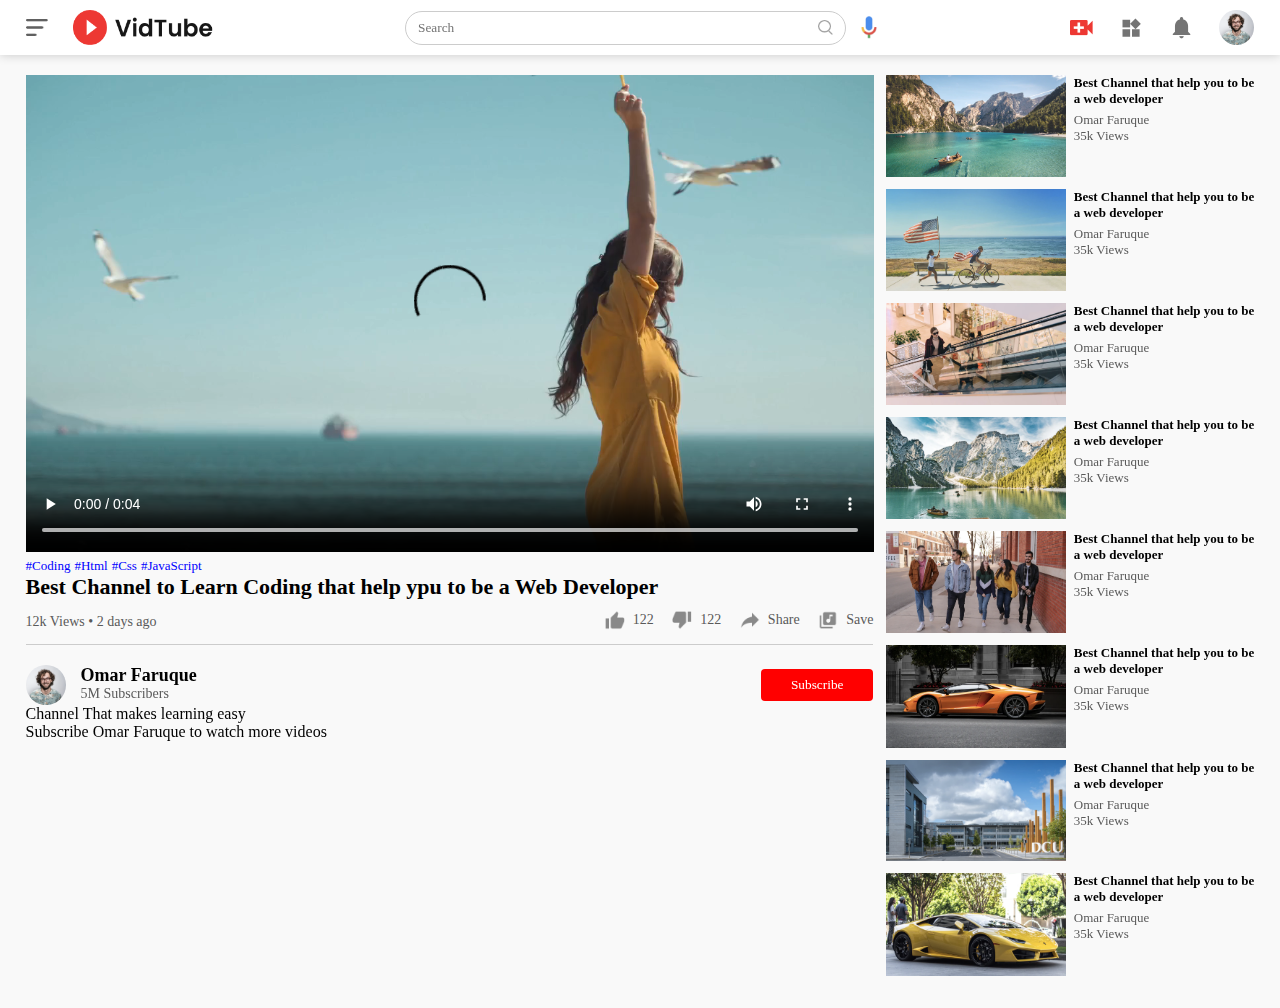
<file: play.html>
<!DOCTYPE html>
<html lang="en">
<head>
    <meta charset="UTF-8">
    <meta http-equiv="X-UA-Compatible" content="IE=edge">
    <meta name="viewport" content="width=device-width, initial-scale=1.0">
    <title>Play Video-Omar Faruque</title>
    <link rel="stylesheet" href="style.css">
    <script src="script.js"></script>
</head>
<body>
    <nav class="flex-div">
        <div class="nav-left flex-div">
            <img src="images/menu.png" alt="" class="menu-icon">
            <img src="images/logo.png" alt="" class="logo">
        </div>
        <div class="nav-middle flex-div">
            <div class="search-box flex-div">
                <input type="text" placeholder="Search">
                <img src="images/search.png" alt="">
            </div>
            <img src="images/voice-search.png" class="mic-icon" alt="">
        </div>
        <div class="nav-right flex-div">
            <img src="images/upload.png" alt="">
            <img src="images/more.png" alt="">
            <img src="images/notification.png" alt="">
            <img src="images/Jack.png" alt="" class="user-icon">
        </div>
    </nav>
    <!-- ------------------------------- -->

    <div class="container play-container">
        <div class="row">
            <div class="play-video">
                <video controls autoplay>
                    <source src="images/video.mp4" type="video/mp4">
                </video>
                <div class="tags">
                    <a href="#">#Coding</a> <a href="#">#Html</a> <a href="#">#Css</a> <a href="#">#JavaScript</a>
                </div>
                <h3>Best Channel to Learn Coding that help ypu to be a Web Developer</h3>
                <div class="play-video-info">
                    <p>12k Views &bull; 2 days ago</p>
                    <div>
                        <a href=""><img src="images/like.png" alt="">122</a>
                        <a href=""><img src="images/dislike.png" alt="">122</a>
                        <a href=""><img src="images/share.png" alt="">Share</a>
                        <a href=""><img src="images/save.png" alt="">Save</a>
                    </div>
                </div>
                <hr>
                <div class="publisher">
                    <img src="images/Jack.png" alt="">
                    <div>
                        <p>Omar Faruque</p>
                        <span>5M Subscribers</span>
                    </div>
                    <button type="button">Subscribe</button>
                </div>
                <div class="vid-description">
                    <p>Channel That makes learning easy</p>
                    <p>Subscribe Omar Faruque to watch more videos</p>
                </div>

            </div>
            <div class="right-sidebar">
                <div class="side-video-list">
                    <a href="#" class="small-thumbnail"><img src="images/thumbnail1.png"></a>
                    <div class="vid-info">
                        <a href="#">Best Channel that help you to be a web developer</a>
                        <p>Omar Faruque</p>
                        <p>35k Views</p>
                    </div>
                </div>

                <div class="side-video-list">
                    <a href="#" class="small-thumbnail"><img src="images/thumbnail2.png"></a>
                    <div class="vid-info">
                        <a href="#">Best Channel that help you to be a web developer</a>
                        <p>Omar Faruque</p>
                        <p>35k Views</p>
                    </div>
                </div>

                <div class="side-video-list">
                    <a href="#" class="small-thumbnail"><img src="images/thumbnail3.png"></a>
                    <div class="vid-info">
                        <a href="#">Best Channel that help you to be a web developer</a>
                        <p>Omar Faruque</p>
                        <p>35k Views</p>
                    </div>
                </div>

                <div class="side-video-list">
                    <a href="#" class="small-thumbnail"><img src="images/thumbnail4.png"></a>
                    <div class="vid-info">
                        <a href="#">Best Channel that help you to be a web developer</a>
                        <p>Omar Faruque</p>
                        <p>35k Views</p>
                    </div>
                </div>

                <div class="side-video-list">
                    <a href="#" class="small-thumbnail"><img src="images/thumbnail5.png"></a>
                    <div class="vid-info">
                        <a href="#">Best Channel that help you to be a web developer</a>
                        <p>Omar Faruque</p>
                        <p>35k Views</p>
                    </div>
                </div>

                <div class="side-video-list">
                    <a href="#" class="small-thumbnail"><img src="images/thumbnail6.png"></a>
                    <div class="vid-info">
                        <a href="#">Best Channel that help you to be a web developer</a>
                        <p>Omar Faruque</p>
                        <p>35k Views</p>
                    </div>
                </div>

                <div class="side-video-list">
                    <a href="#" class="small-thumbnail"><img src="images/thumbnail7.png"></a>
                    <div class="vid-info">
                        <a href="#">Best Channel that help you to be a web developer</a>
                        <p>Omar Faruque</p>
                        <p>35k Views</p>
                    </div>
                </div>

                <div class="side-video-list">
                    <a href="#" class="small-thumbnail"><img src="images/thumbnail8.png"></a>
                    <div class="vid-info">
                        <a href="#">Best Channel that help you to be a web developer</a>
                        <p>Omar Faruque</p>
                        <p>35k Views</p>
                    </div>
                </div>
            </div>
        </div>
    </div>




</body>
</html>
</file>
<file: style.css>
*{
    margin: 0;
    padding: 0;
    font-family: tahoma;
    box-sizing: border-box;
}
a{
    text-decoration: none;
    color: #5a5a5a;
}
img{
    cursor: pointer;
}
.flex-div{
    display: flex;
    align-items: center;
}
nav{
    padding: 10px 2%;
    justify-content: space-between;
    box-shadow: 0 0 10px rgb(0, 0, 0,0.2);
    background: #fff;
    position: sticky;
    top: 0;
    z-index: 10;
}
/* ------------------------------- */
.nav-right img{
    width: 25px;
    margin-right: 25px;
}
.nav-right .user-icon{
    width: 35px;
    border-radius: 50%;
    margin-right: 0;
}
/* ----------------------------------- */
.nav-left{

}
.nav-left .logo{
    width: 140px;
}
.nav-left .menu-icon{
    width: 22px;
    margin-right: 25px;
}
.nav-middle .search-box{
    border: 1px solid #ccc;
    margin-right: 15px;
    padding: 8px 12px;
    border-radius: 25px;
}
.nav-middle .search-box input{
    width: 400px;
    border: 0;
    outline: 0;
    background: transparent;
}
.nav-middle .search-box img{
    width: 15px;
}
.nav-middle .mic-icon{
    width: 16px;
}
/* ------------sidebar---------------- */

.sidebar{
    background: #fff;
    width: 15%;
    height: 100vh;
    position: fixed;
    top: 0;
    padding-left: 2%;
    padding-top: 80px;
}
.shortcut-links a{
    display: flex;
    align-items: center;
    margin-bottom: 20px;
    width: fit-content;
}
.shortcut-links a:first-child{
    color: red;
}
.shortcut-links a img{
    width: 20px;
    margin-right: 20px;
}
.sidebar hr{
    border: 0;
    height: 1px;
    background: #ccc;
    width: 85%;
}
/* ------------------------ */

.subscribe-list h3{
    font-size: 13px;
    margin: 20px 0;
    color: #5a5a5a;
}
.subscribe-list a{
    display: flex;
    align-items: center;
    margin-bottom: 20px;
    width: fit-content;
    flex-wrap: wrap;
}
.subscribe-list img{
    width: 25px;
    border-radius: 50%;
    margin-right: 20px;
}
.small-sidebar{
    width: 5%;
}
.small-sidebar a p{
    display: none;
}
.small-sidebar h3{
    display: none;
}
.small-sidebar hr{
    width: 50%;
    margin-bottom: 25px;
}
/* --------------------------- */

.container{
    background: #f9f9f9;
    padding-left: 17%;
    padding-right: 2%;
    padding-top: 20px;
    padding-bottom: 20px;
}
.large-container{
    padding-left: 7%;
}
.banner{
    width: 100%;
}
.banner img{
    width: 100%;
    border-radius: 8px;
}
/* --------------------------- */

.list-container{
    display: grid;
    grid-template-columns: repeat(auto-fit,minmax(250px,1fr));
    grid-column-gap: 16px;
    grid-row-gap: 30px;
    margin-top: 15px;
}
.vid-list .thumbnail{
    width: 100%;
    border-radius: 5px;
}
.vid-list .flex-div{
    align-items: flex-start;
    margin-top: 7px;
}
.vid-list .flex-div img{
    width: 35px;
    margin-right: 10px;
    border-radius: 50%;
}
.vid-info{
    color: #5a5a5a;
    font-size: 13px;
}
.vid-info a{
    color: #000;
    font-weight: 600;
    display: block;
    margin-bottom: 5px;
}

/* -------------------play-video-------- */
.play-container{
    padding-left: 2%;
}
.row{
    display: flex;
    justify-content: space-between;
    flex-wrap: wrap;
}
.play-video{
    flex-basis: 69%;
}
.right-sidebar{
    flex-basis: 30%;
}
.play-video video{
    width: 100%;
}
.side-video-list{
    display: flex;
    justify-content: space-between;
    margin-bottom: 8px;
}
.side-video-list img{
    width: 100%;
}
.side-video-list .small-thumbnail{
    flex-basis: 49%;
}
.side-video-list .vid-info{
    flex-basis: 49%;
}
.play-video .tags a{
    color: #0000ff;
    font-size: 13px;
}
.play-video h3{
    font-weight: 600;
    font-size: 22px;
}
.play-video .play-video-info{
    display: flex;
    align-items: center;
    justify-content: space-between;
    flex-wrap: wrap;
    margin-top: 10px;
    font-size: 14px;
    color: #5a5a5a;
}
.play-video .play-video-info a img{
    width: 20px;
    margin-right: 8px;
}
.play-video .play-video-info a{
    display: inline-flex;
    align-items: center;
    margin-left: 15px;
}
.play-video hr{
    border: 0;
    height: 1px;
    background: #ccc;
    margin: 10px 0;
}
.publisher{
    display: flex;
    align-items: center;
    margin-top: 20px;
}
.publisher div{
    flex: 1;
    line-height: 18px;
}
.publisher div p{
    color: black;
    font-weight: 600;
    font-size: 18px;
}
.publisher div span{
    font-size: 14px;
    color: #5a5a5a;
}
.publisher img{
    width: 40px;
    border-radius: 50%;
    margin-right: 15px;
}
.publisher button{
    background: red;
    color: #fff;
    padding: 8px 30px;
    border: 0;
    outline: 0;
    border-radius: 4px;
    cursor: pointer;
}










@media all and (max-width: 900px){
    .menu-icon{
        display: none;
    }
    .sidebar{
        display: none;
    }
    .container, .large-container{
        padding-left: 5%;
        padding-right: 5%;
    }
    .nav-right img{
        display: none;
    }
    .nav-right .user-icon{
        display: block;
        width: 30px;
    }
    .nav-middle .search-box input{
        width: 100px;
    }
    .nav-middle .mic-icon{
        display: none;
    }
    .logo{
        width: 90px;
    }
}
</file>
